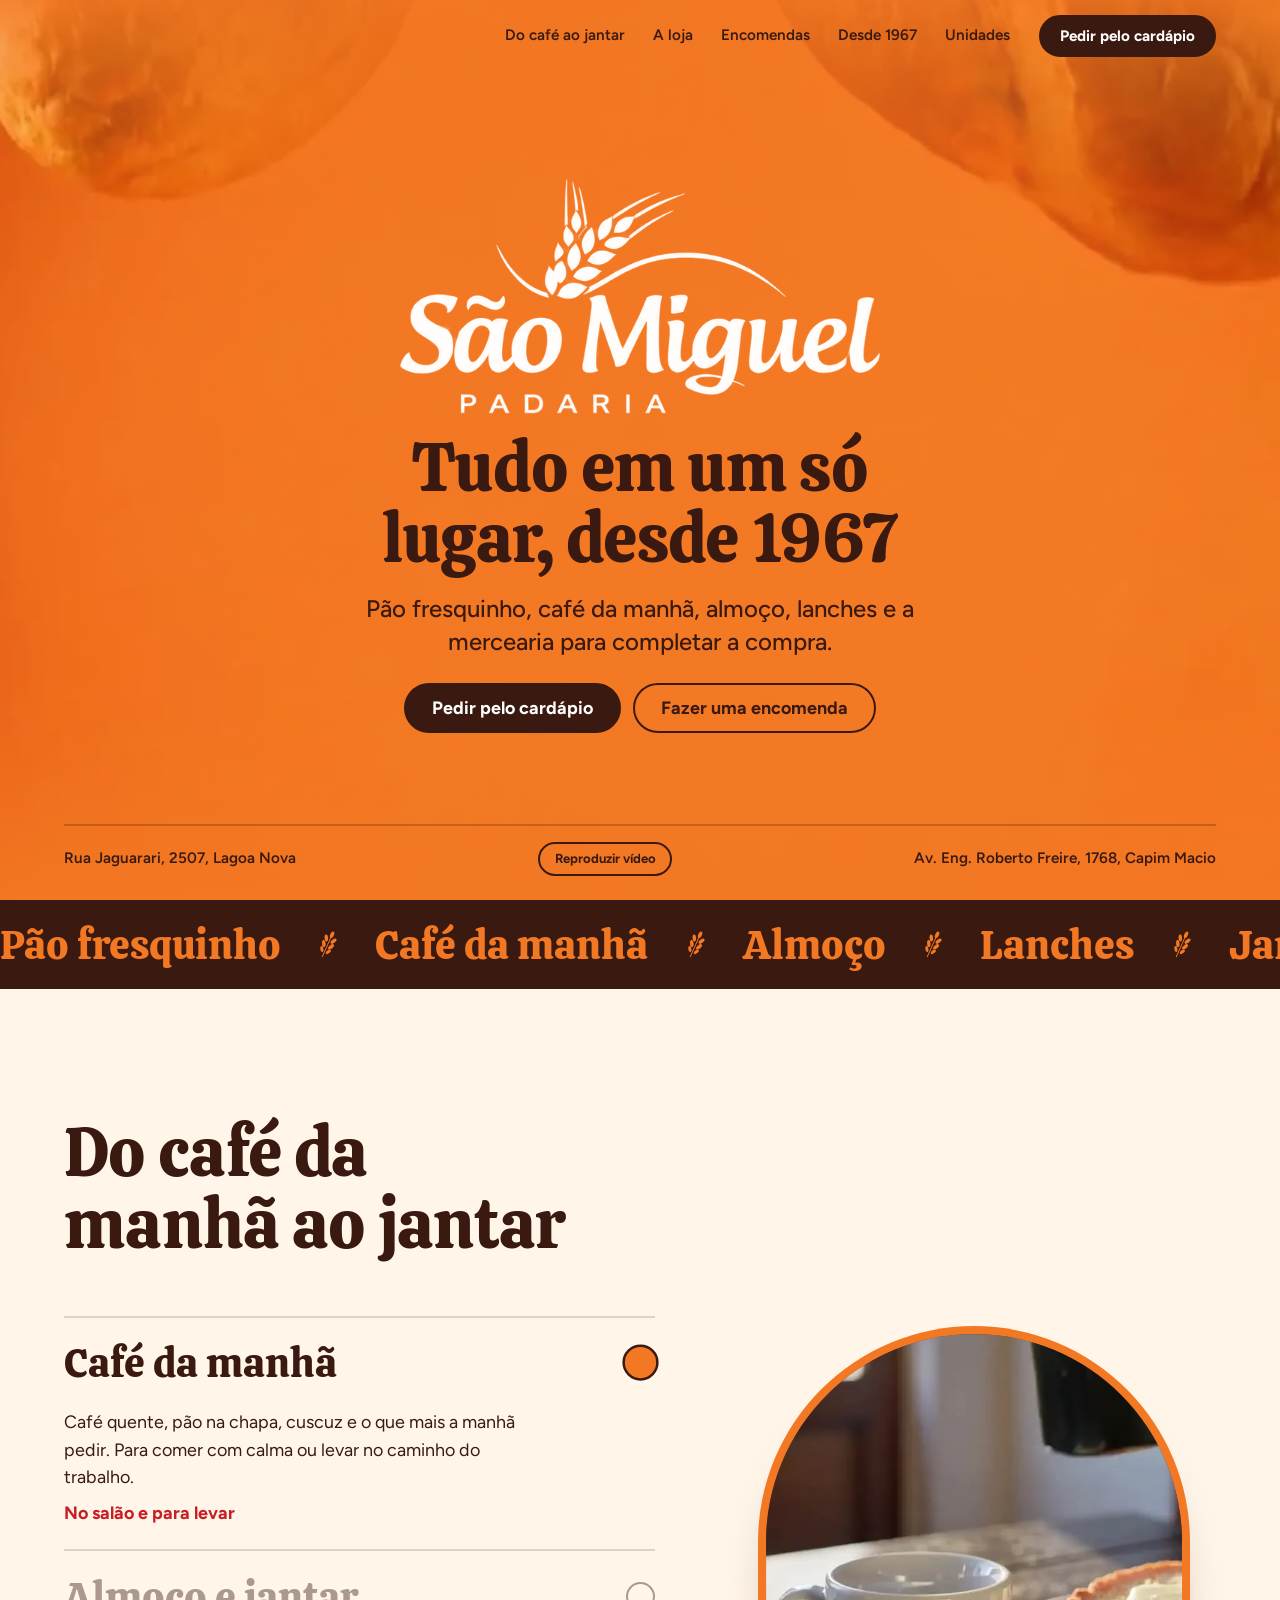
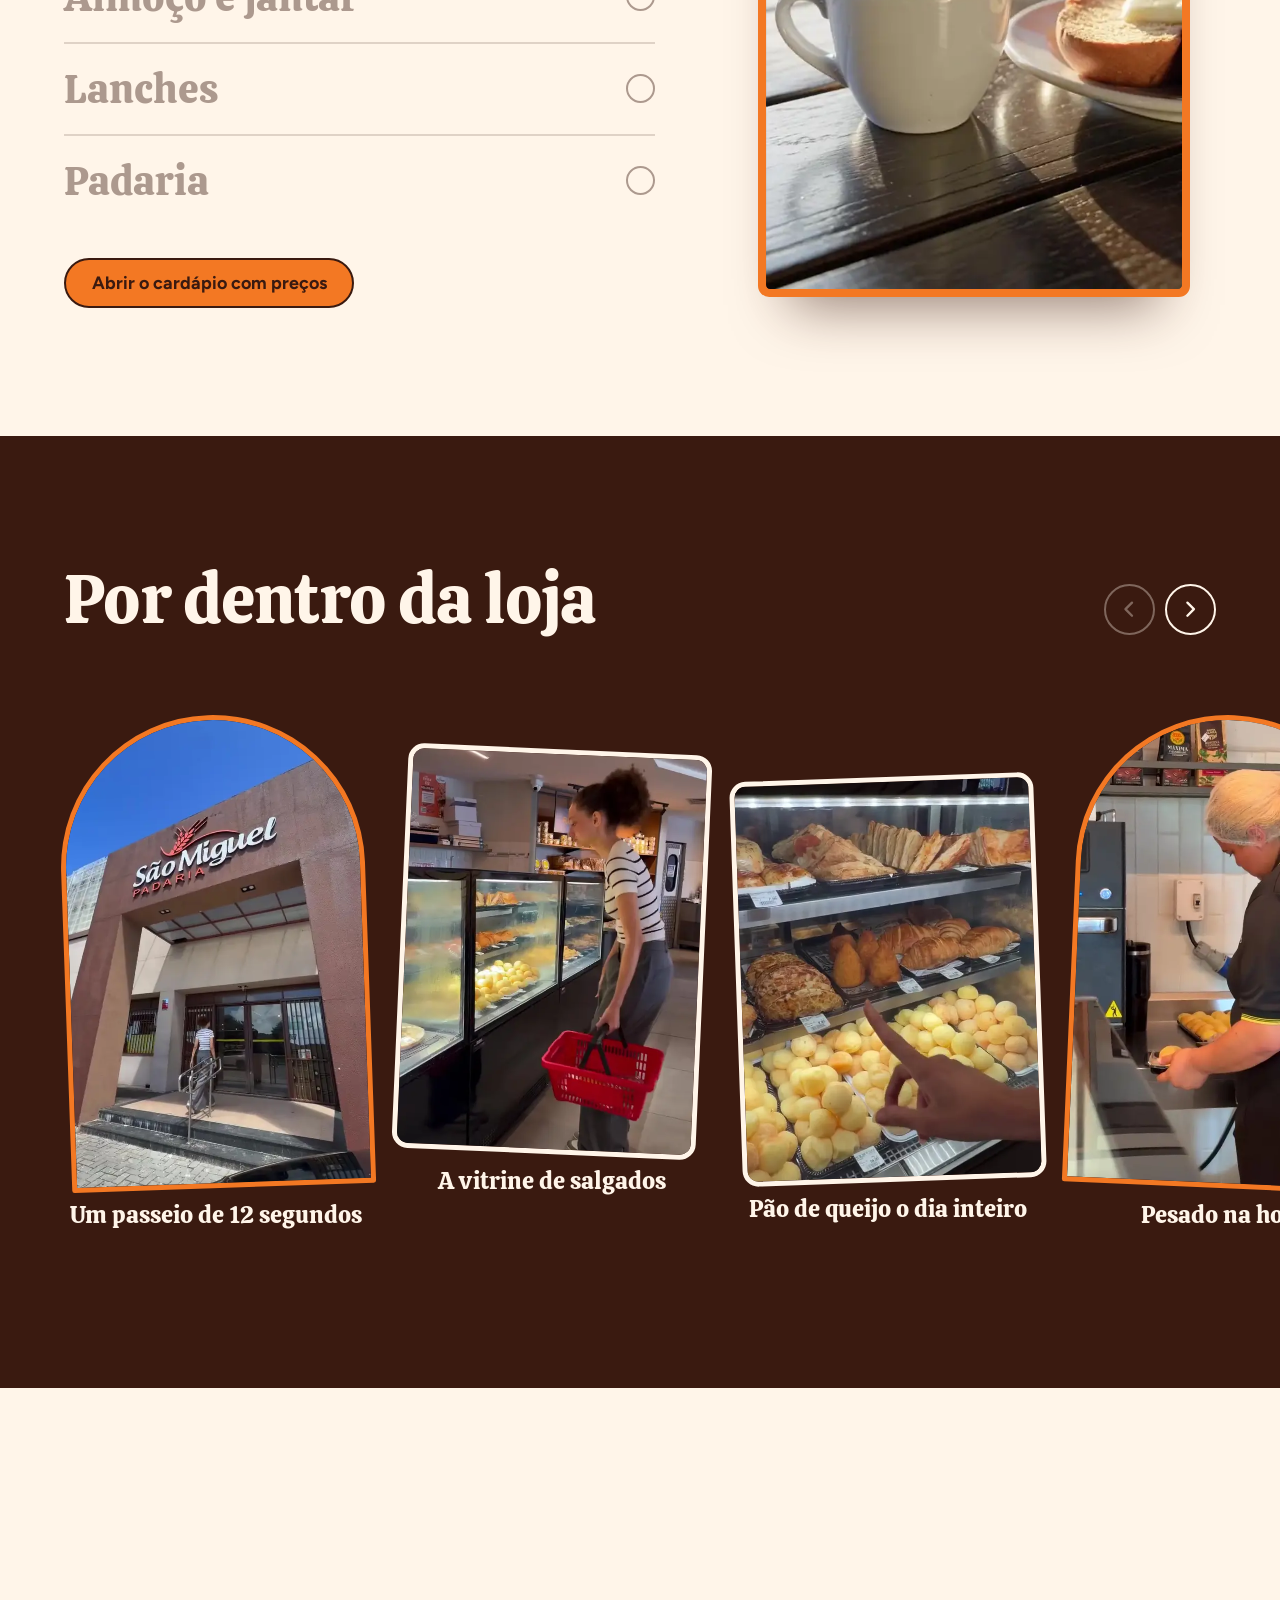
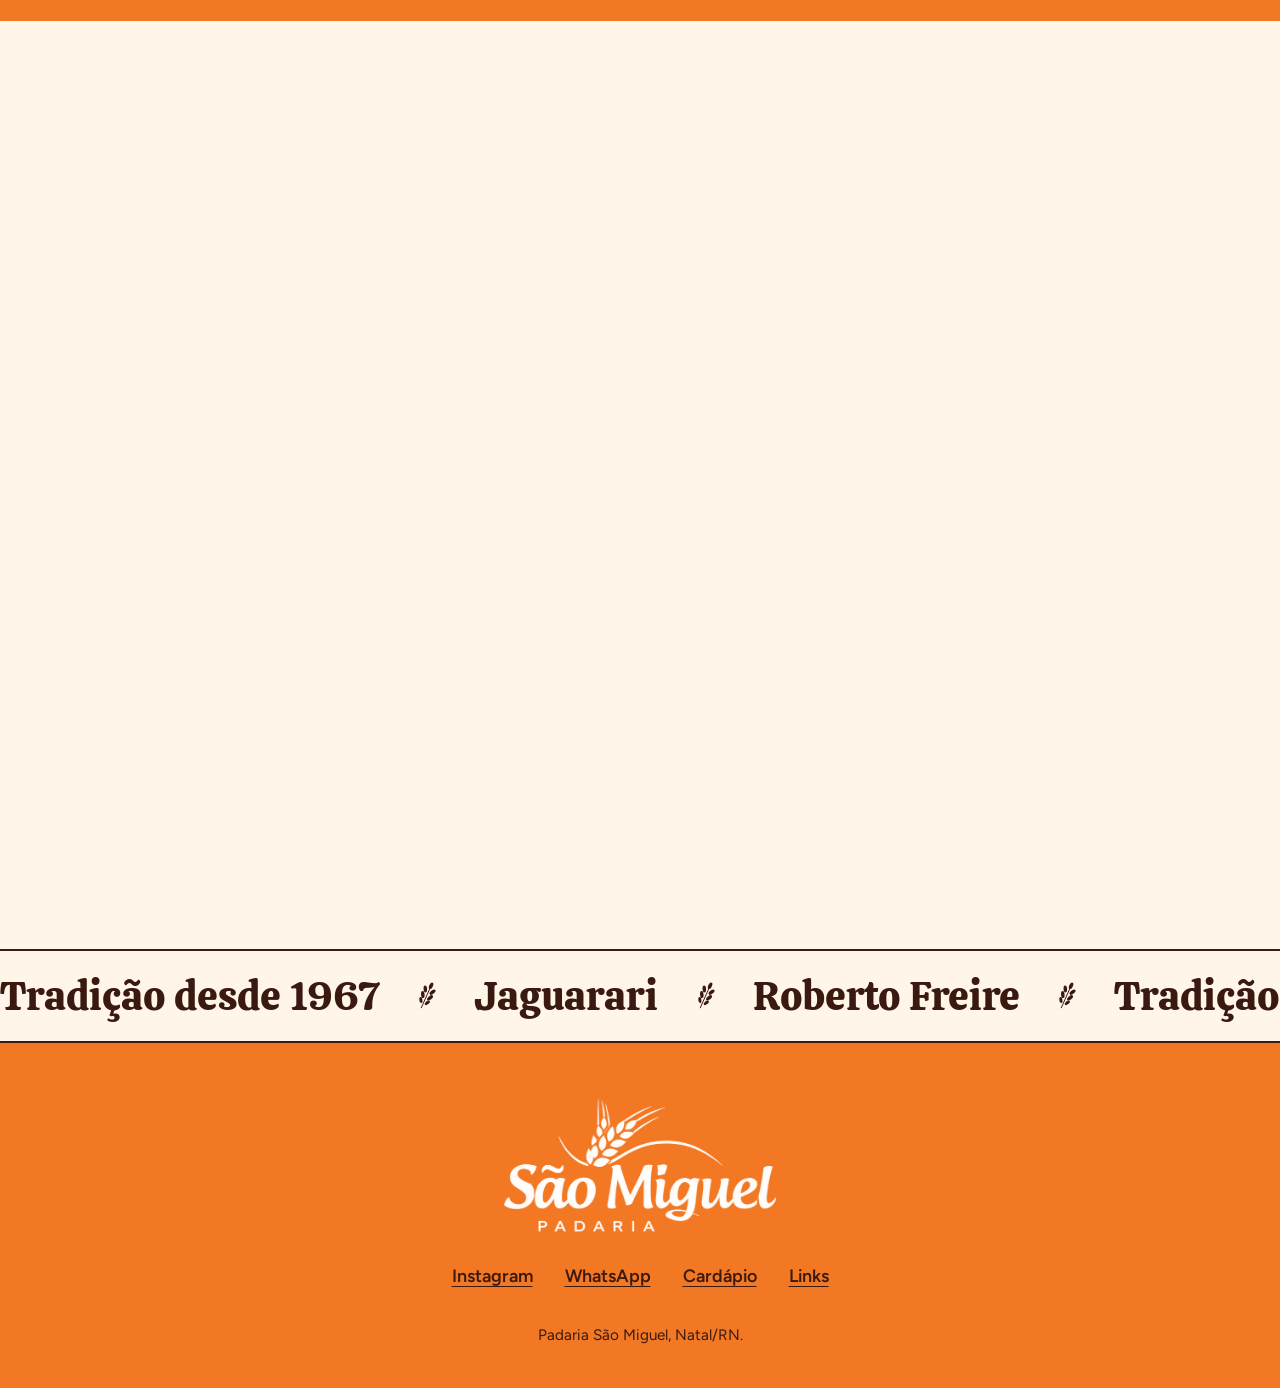
<file: index.html>
<!DOCTYPE html>
<html lang="pt-BR">
<head>
  <meta charset="UTF-8">
  <meta name="viewport" content="width=device-width, initial-scale=1">
  <title>Padaria São Miguel | Desde 1967 em Natal</title>
  <meta name="description" content="Padaria São Miguel, em Natal/RN desde 1967. Pão fresquinho, café da manhã, almoço, lanches e mercearia nas unidades Jaguarari e Roberto Freire.">
  <meta name="theme-color" content="#F37823">
  <meta property="og:title" content="Padaria São Miguel | Desde 1967 em Natal">
  <meta property="og:description" content="Tudo em um só lugar: pão fresquinho, café da manhã, almoço e lanches. Jaguarari e Capim Macio.">
  <meta property="og:image" content="assets/img/fachada.jpg">
  <link rel="icon" href="assets/img/icone.png">

  <link rel="preconnect" href="https://fonts.googleapis.com">
  <link rel="preconnect" href="https://fonts.gstatic.com" crossorigin>
  <link href="https://fonts.googleapis.com/css2?family=Calistoga&family=Figtree:ital,wght@0,400;0,500;0,600;0,700;1,400&display=swap" rel="stylesheet">
  <link rel="preload" as="image" href="assets/img/logo-branca.webp" fetchpriority="high">
  <link rel="stylesheet" href="css/style.css">
  <script>document.documentElement.classList.add('js');</script>
</head>
<body>

  <!-- Espiga da marca, reutilizada pelo site -->
  <svg width="0" height="0" class="sr-only" aria-hidden="true" focusable="false">
    <defs>
      <symbol id="espiga" viewBox="0 0 40 64">
        <g fill="currentColor">
          <ellipse cx="20" cy="8" rx="4.2" ry="8"/>
          <ellipse cx="11" cy="20" rx="4" ry="8" transform="rotate(-28 11 20)"/>
          <ellipse cx="29" cy="20" rx="4" ry="8" transform="rotate(28 29 20)"/>
          <ellipse cx="11" cy="34" rx="4" ry="8" transform="rotate(-28 11 34)"/>
          <ellipse cx="29" cy="34" rx="4" ry="8" transform="rotate(28 29 34)"/>
          <ellipse cx="12" cy="47" rx="3.6" ry="7" transform="rotate(-28 12 47)"/>
          <ellipse cx="28" cy="47" rx="3.6" ry="7" transform="rotate(28 28 47)"/>
        </g>
        <path d="M20 14V64" stroke="currentColor" stroke-width="2" fill="none"/>
      </symbol>
    </defs>
  </svg>

  <a class="pular" href="#conteudo">Pular para o conteúdo</a>

  <header class="topo" id="topo">
    <a class="topo__marca" href="#inicio" aria-label="Padaria São Miguel, início">
      <img src="assets/img/logo-branca.webp" alt="São Miguel Padaria" width="719" height="352">
    </a>
    <button class="topo__menu" type="button" aria-expanded="false" aria-controls="nav">
      <span class="sr-only">Abrir menu</span>
      <span class="topo__menu-linha" aria-hidden="true"></span>
      <span class="topo__menu-linha" aria-hidden="true"></span>
    </button>
    <nav class="nav" id="nav" aria-label="Seções do site">
      <a href="#mesa">Do café ao jantar</a>
      <a href="#loja">A loja</a>
      <a href="#encomenda">Encomendas</a>
      <a href="#historia">Desde 1967</a>
      <a href="#unidades">Unidades</a>
      <a class="botao botao--casca nav__pedir" href="https://estabelecimentos.cardapioweb.com/padaria_sao_miguel" target="_blank" rel="noopener">Pedir pelo cardápio</a>
    </nav>
    <span class="topo__progresso" aria-hidden="true"></span>
  </header>

  <main id="conteudo">

    <!-- ================= HERO ================= -->
    <section class="hero" id="inicio">
      <div class="hero__fundo" aria-hidden="true">
        <video class="hero__video" muted loop playsinline preload="auto"></video>
        <!-- Celular em pé recebe o vídeo vertical; o resto, o horizontal -->
        <script>
          (function () {
            var video = document.currentScript.previousElementSibling;
            var sufixo = window.matchMedia('(max-width: 48rem) and (orientation: portrait)').matches ? '-cel' : '';
            video.poster = 'assets/img/hero-poster' + sufixo + '.webp';
            video.src = 'assets/video/hero' + sufixo + '.mp4';
          })();
        </script>
      </div>

      <div class="hero__centro">
        <img class="hero__logo" src="assets/img/logo-branca.webp" alt="São Miguel Padaria" width="719" height="352" fetchpriority="high">
        <h1 class="hero__lema" data-palavras>Tudo em um só lugar, desde 1967</h1>
        <p class="hero__apoio">Pão fresquinho, café da manhã, almoço, lanches e a mercearia para completar a compra.</p>
        <div class="hero__acoes">
          <a class="botao botao--casca" href="https://estabelecimentos.cardapioweb.com/padaria_sao_miguel" target="_blank" rel="noopener">Pedir pelo cardápio</a>
          <a class="botao botao--linha" href="#encomenda">Fazer uma encomenda</a>
        </div>
      </div>

      <p class="hero__onde">
        <a href="#unidades">Rua Jaguarari, 2507, Lagoa Nova</a>
        <button class="hero__pausa" type="button" aria-pressed="false">Pausar vídeo</button>
        <a href="#unidades">Av. Eng. Roberto Freire, 1768, Capim Macio</a>
      </p>
    </section>

    <!-- Letreiro corrido -->
    <div class="letreiro" aria-hidden="true">
      <div class="letreiro__trilho" data-letreiro>
        <span>Pão fresquinho</span><svg><use href="#espiga"/></svg>
        <span>Café da manhã</span><svg><use href="#espiga"/></svg>
        <span>Almoço</span><svg><use href="#espiga"/></svg>
        <span>Lanches</span><svg><use href="#espiga"/></svg>
        <span>Jantar</span><svg><use href="#espiga"/></svg>
        <span>Mercearia</span><svg><use href="#espiga"/></svg>
      </div>
    </div>

    <!-- ================= DO CAFÉ AO JANTAR ================= -->
    <section class="mesa" id="mesa">
      <div class="largura">
        <h2 class="titulo" data-revela="titulo">Do café da manhã ao jantar</h2>

        <div class="mesa__grade">
          <div class="mesa__lista" id="mesa-lista">

            <div class="prato is-ativo" data-prato="0">
              <h3 class="prato__nome"><button type="button" aria-expanded="true" aria-controls="prato-0">Café da manhã</button></h3>
              <div class="prato__corpo" id="prato-0"><div>
                <p>Café quente, pão na chapa, cuscuz e o que mais a manhã pedir. Para comer com calma ou levar no caminho do trabalho.</p>
                <p class="prato__como">No salão e para levar</p>
              </div></div>
              <span class="prato__tempo" aria-hidden="true"></span>
            </div>

            <div class="prato" data-prato="1">
              <h3 class="prato__nome"><button type="button" aria-expanded="false" aria-controls="prato-1">Almoço e jantar</button></h3>
              <div class="prato__corpo" id="prato-1"><div>
                <p>Comida de casa, servida todo dia, e prato quente para fechar a noite. Pergunte na loja ou veja no cardápio o que tem hoje.</p>
                <p class="prato__como">No salão</p>
              </div></div>
              <span class="prato__tempo" aria-hidden="true"></span>
            </div>

            <div class="prato" data-prato="2">
              <h3 class="prato__nome"><button type="button" aria-expanded="false" aria-controls="prato-2">Lanches</button></h3>
              <div class="prato__corpo" id="prato-2"><div>
                <p>Pão de queijo saindo do forno, salgados e doces da vitrine para a fome do meio da tarde.</p>
                <p class="prato__como">No balcão e no cardápio online</p>
              </div></div>
              <span class="prato__tempo" aria-hidden="true"></span>
            </div>

            <div class="prato" data-prato="3">
              <h3 class="prato__nome"><button type="button" aria-expanded="false" aria-controls="prato-3">Padaria</button></h3>
              <div class="prato__corpo" id="prato-3"><div>
                <p>Pães, bolos de forma e biscoitos em pote, para a mesa de casa.</p>
                <p class="prato__como">No balcão e sob encomenda</p>
              </div></div>
              <span class="prato__tempo" aria-hidden="true"></span>
            </div>

            <a class="botao botao--laranja mesa__botao" href="https://estabelecimentos.cardapioweb.com/padaria_sao_miguel" target="_blank" rel="noopener">Abrir o cardápio com preços</a>
          </div>

          <div class="mesa__janela" id="mesa-janela" aria-hidden="true">
            <video class="mesa__midia is-ativa" muted loop playsinline preload="none" poster="assets/img/cafe-poster.webp"><source src="assets/video/cafe.mp4" type="video/mp4"></video>
            <video class="mesa__midia" muted loop playsinline preload="none" poster="assets/img/almoco-poster.webp"><source src="assets/video/almoco.mp4" type="video/mp4"></video>
            <video class="mesa__midia" muted loop playsinline preload="none" poster="assets/img/paodequeijo-poster.webp"><source src="assets/video/paodequeijo.mp4" type="video/mp4"></video>
            <img class="mesa__midia mesa__midia--foto" src="assets/img/bolos.webp" alt="" loading="lazy" width="720" height="1280">
          </div>
        </div>
      </div>
    </section>

    <!-- ================= A LOJA ================= -->
    <section class="loja" id="loja">
      <div class="largura loja__abre">
        <h2 class="titulo" data-revela="titulo">Por dentro da loja</h2>
        <div class="loja__setas">
          <button class="seta" type="button" id="loja-voltar" aria-label="Fotos anteriores"><svg viewBox="0 0 24 24" aria-hidden="true"><path d="M15 5l-7 7 7 7"/></svg></button>
          <button class="seta" type="button" id="loja-avancar" aria-label="Próximas fotos"><svg viewBox="0 0 24 24" aria-hidden="true"><path d="M9 5l7 7-7 7"/></svg></button>
        </div>
      </div>

      <ul class="loja__faixa" id="loja-faixa" tabindex="0" aria-label="Fotos da loja">
        <li class="cartao cartao--arco">
          <video class="cartao__midia" id="loja-video" muted loop playsinline preload="none" poster="assets/img/fachada.webp" aria-label="Vídeo curto de um passeio pela loja"><source src="assets/video/loja.mp4" type="video/mp4"></video>
          <p class="cartao__legenda">Um passeio de 12 segundos</p>
        </li>
        <li class="cartao"><img class="cartao__midia" src="assets/img/vitrine.webp" alt="Cliente com cesta olhando a vitrine de salgados" loading="lazy" width="720" height="1280"><p class="cartao__legenda">A vitrine de salgados</p></li>
        <li class="cartao cartao--baixo"><img class="cartao__midia" src="assets/img/paodequeijo.webp" alt="Bandejas de pão de queijo e folhados na vitrine" loading="lazy" width="720" height="1280"><p class="cartao__legenda">Pão de queijo o dia inteiro</p></li>
        <li class="cartao cartao--arco"><img class="cartao__midia" src="assets/img/balcao.webp" alt="Atendente pesando pães no balcão" loading="lazy" width="720" height="1280"><p class="cartao__legenda">Pesado na hora</p></li>
        <li class="cartao"><img class="cartao__midia" src="assets/img/geladeira.webp" alt="Geladeiras com sucos, iogurtes e refrigerantes" loading="lazy" width="720" height="1280"><p class="cartao__legenda">Bebida gelada</p></li>
        <li class="cartao cartao--baixo"><img class="cartao__midia" src="assets/img/bolos.webp" alt="Mesa com bolos de forma embalados" loading="lazy" width="720" height="1280"><p class="cartao__legenda">A mesa dos bolos</p></li>
        <li class="cartao cartao--arco"><img class="cartao__midia" src="assets/img/biscoitos.webp" alt="Potes de biscoito empilhados na prateleira de madeira" loading="lazy" width="720" height="1280"><p class="cartao__legenda">Biscoitos em pote</p></li>
        <li class="cartao"><img class="cartao__midia" src="assets/img/corredor.webp" alt="Corredor da mercearia com prateleiras e geladeiras" loading="lazy" width="720" height="1280"><p class="cartao__legenda">A mercearia</p></li>
      </ul>
    </section>

    <!-- ================= ENCOMENDAS ================= -->
    <section class="encomenda" id="encomenda">
      <div class="largura encomenda__grade">
        <div class="encomenda__texto">
          <h2 class="titulo" data-revela="titulo">Encomende pelo WhatsApp</h2>
          <p data-revela>Escreva o que você precisa e a mensagem chega pronta no WhatsApp de encomendas. A equipe confirma valores, horário e forma de pagamento por lá.</p>
          <p data-revela>Para pedir agora, use o cardápio online. É por lá que sai mais barato.</p>
          <a class="botao botao--linha" href="https://estabelecimentos.cardapioweb.com/padaria_sao_miguel" target="_blank" rel="noopener">Pedir pelo cardápio</a>

          <div class="encomenda__cesto" aria-hidden="true">
            <img class="encomenda__pao" src="assets/img/bio/pao.webp" alt="" loading="lazy" width="320" height="250" data-paralaxe="-0.18">
            <img src="assets/img/bio/cesto.webp" alt="" loading="lazy" width="720" height="611" data-paralaxe="0.06">
          </div>
        </div>

        <form class="form" id="form-pedido" novalidate data-revela="cartao">
          <div class="campo">
            <label for="p-nome">Seu nome</label>
            <input id="p-nome" name="nome" type="text" autocomplete="given-name" required>
            <p class="campo__erro" id="erro-nome" hidden>Informe seu nome para a equipe saber quem está pedindo.</p>
          </div>
          <div class="campo">
            <label for="p-itens">O que você quer encomendar</label>
            <textarea id="p-itens" name="itens" rows="4" placeholder="Ex.: 30 pães de queijo, 2 bolos de forma" required></textarea>
            <p class="campo__erro" id="erro-itens" hidden>Escreva pelo menos um item da encomenda.</p>
          </div>
          <fieldset class="campo campo--opcoes">
            <legend>Onde você quer retirar</legend>
            <label class="opcao"><input type="radio" name="unidade" value="Unidade Jaguarari" checked><span>Jaguarari</span></label>
            <label class="opcao"><input type="radio" name="unidade" value="Unidade Roberto Freire"><span>Roberto Freire</span></label>
          </fieldset>
          <div class="campo">
            <label for="p-quando">Para quando <span class="campo__opcional">(opcional)</span></label>
            <input id="p-quando" name="quando" type="text" placeholder="Ex.: sábado de manhã">
          </div>
          <button class="botao botao--laranja form__enviar" type="submit">Enviar encomenda pelo WhatsApp</button>
          <p class="form__nota">Nada fica salvo neste site. O botão abre o WhatsApp com a mensagem já escrita.</p>
        </form>
      </div>
    </section>

    <!-- ================= HISTÓRIA ================= -->
    <section class="historia" id="historia">
      <svg class="historia__espiga" aria-hidden="true" data-paralaxe="0.14"><use href="#espiga"/></svg>
      <div class="largura historia__grade">
        <div class="historia__texto">
          <p class="historia__ano" aria-hidden="true" data-conta="1967" data-de="1900">1967</p>
          <h2 class="titulo" data-revela="titulo">Uma família do sertão, uma padaria de Natal</h2>
          <p data-revela>A história começa em Santana do Matos, com Raimundo Miguel Ferreira e Maria de Araújo Ferreira. Ele vendia nos distritos o que a família produzia no sítio, até virar dono de uma padaria no centro da cidade.</p>
          <p data-revela>De lá a São Miguel veio para a capital e ficou. A casa continua com a família, e muita gente que hoje compra o pão aqui vinha pela mão dos pais.</p>
          <p class="historia__conta" data-revela><span class="historia__anos" id="anos-forno" data-conta="59" data-de="0">59</span> anos de forno aceso</p>
        </div>
        <div class="historia__fotos">
          <img class="historia__foto historia__foto--a" data-revela="foto" data-paralaxe="-0.05" src="assets/img/fachada.webp" alt="Fachada da Padaria São Miguel, com o letreiro sobre a entrada" loading="lazy" width="720" height="1280">
          <img class="historia__foto historia__foto--b" data-revela="foto" data-paralaxe="0.08" src="assets/img/letreiro.webp" alt="Totem da São Miguel Padaria na avenida" loading="lazy" width="720" height="1280">
          <img class="historia__foto historia__foto--c" data-revela="foto" data-paralaxe="0.03" src="assets/img/biscoitos.webp" alt="Potes de biscoito na prateleira" loading="lazy" width="720" height="1280">
        </div>
      </div>
    </section>

    <!-- ================= UNIDADES ================= -->
    <section class="unidades" id="unidades">
      <div class="largura">
        <h2 class="titulo" data-revela="titulo">Duas portas em Natal</h2>

        <div class="unidades__grade">
          <div class="unidades__lista">
            <button class="unidade is-ativa" type="button" aria-pressed="true" aria-controls="mapa"
              data-mapa="https://www.google.com/maps?q=Padaria+S%C3%A3o+Miguel+Rua+Jaguarari+2507+Lagoa+Nova+Natal+RN&output=embed"
              data-titulo="Mapa: Padaria São Miguel, Rua Jaguarari, 2507, Lagoa Nova">
              <span class="unidade__nome">Jaguarari</span>
              <span class="unidade__endereco">Rua Jaguarari, 2507<br>Lagoa Nova, Natal/RN</span>
            </button>
            <a class="unidade__rota" href="https://www.google.com/maps/dir/?api=1&destination=Padaria+S%C3%A3o+Miguel+Rua+Jaguarari+2507+Natal+RN" target="_blank" rel="noopener">Traçar rota até a Jaguarari</a>

            <button class="unidade" type="button" aria-pressed="false" aria-controls="mapa"
              data-mapa="https://www.google.com/maps?q=Padaria+S%C3%A3o+Miguel+Av.+Engenheiro+Roberto+Freire+1768+Capim+Macio+Natal+RN&output=embed"
              data-titulo="Mapa: Padaria São Miguel, Av. Engenheiro Roberto Freire, 1768, Capim Macio">
              <span class="unidade__nome">Roberto Freire</span>
              <span class="unidade__endereco">Av. Engenheiro Roberto Freire, 1768<br>Capim Macio, Natal/RN</span>
            </button>
            <a class="unidade__rota" href="https://www.google.com/maps/dir/?api=1&destination=Padaria+S%C3%A3o+Miguel+Av.+Engenheiro+Roberto+Freire+1768+Natal+RN" target="_blank" rel="noopener">Traçar rota até a Roberto Freire</a>

            <p class="unidades__contato">
              Encomendas pelo WhatsApp <a href="https://wa.me/5584994815161" target="_blank" rel="noopener">(84) 99481-5161</a>.
              Os horários de cada unidade ficam nos destaques do <a href="https://www.instagram.com/saomiguelpadaria/" target="_blank" rel="noopener">Instagram</a>.
            </p>
          </div>

          <div class="unidades__mapa" id="mapa" data-revela="cartao">
            <iframe id="mapa-quadro" title="Mapa: Padaria São Miguel, Rua Jaguarari, 2507, Lagoa Nova" referrerpolicy="no-referrer-when-downgrade"
              data-src="https://www.google.com/maps?q=Padaria+S%C3%A3o+Miguel+Rua+Jaguarari+2507+Lagoa+Nova+Natal+RN&output=embed"></iframe>
          </div>
        </div>
      </div>
    </section>
  </main>

  <div class="letreiro letreiro--claro" aria-hidden="true">
    <div class="letreiro__trilho letreiro__trilho--volta" data-letreiro>
      <span>Tradição desde 1967</span><svg><use href="#espiga"/></svg>
      <span>Jaguarari</span><svg><use href="#espiga"/></svg>
      <span>Roberto Freire</span><svg><use href="#espiga"/></svg>
    </div>
  </div>

  <footer class="rodape">
    <div class="largura rodape__grade">
      <img class="rodape__logo" src="assets/img/logo-branca.webp" alt="São Miguel Padaria" loading="lazy" width="719" height="352">
      <ul class="rodape__links">
        <li><a href="https://www.instagram.com/saomiguelpadaria/" target="_blank" rel="noopener">Instagram</a></li>
        <li><a href="https://wa.me/5584994815161" target="_blank" rel="noopener">WhatsApp</a></li>
        <li><a href="https://estabelecimentos.cardapioweb.com/padaria_sao_miguel" target="_blank" rel="noopener">Cardápio</a></li>
        <li><a href="bio/">Links</a></li>
      </ul>
      <p class="rodape__fim">Padaria São Miguel, Natal/RN.</p>
    </div>
  </footer>

  <script src="js/main.js" defer></script>
</body>
</html>
</file>
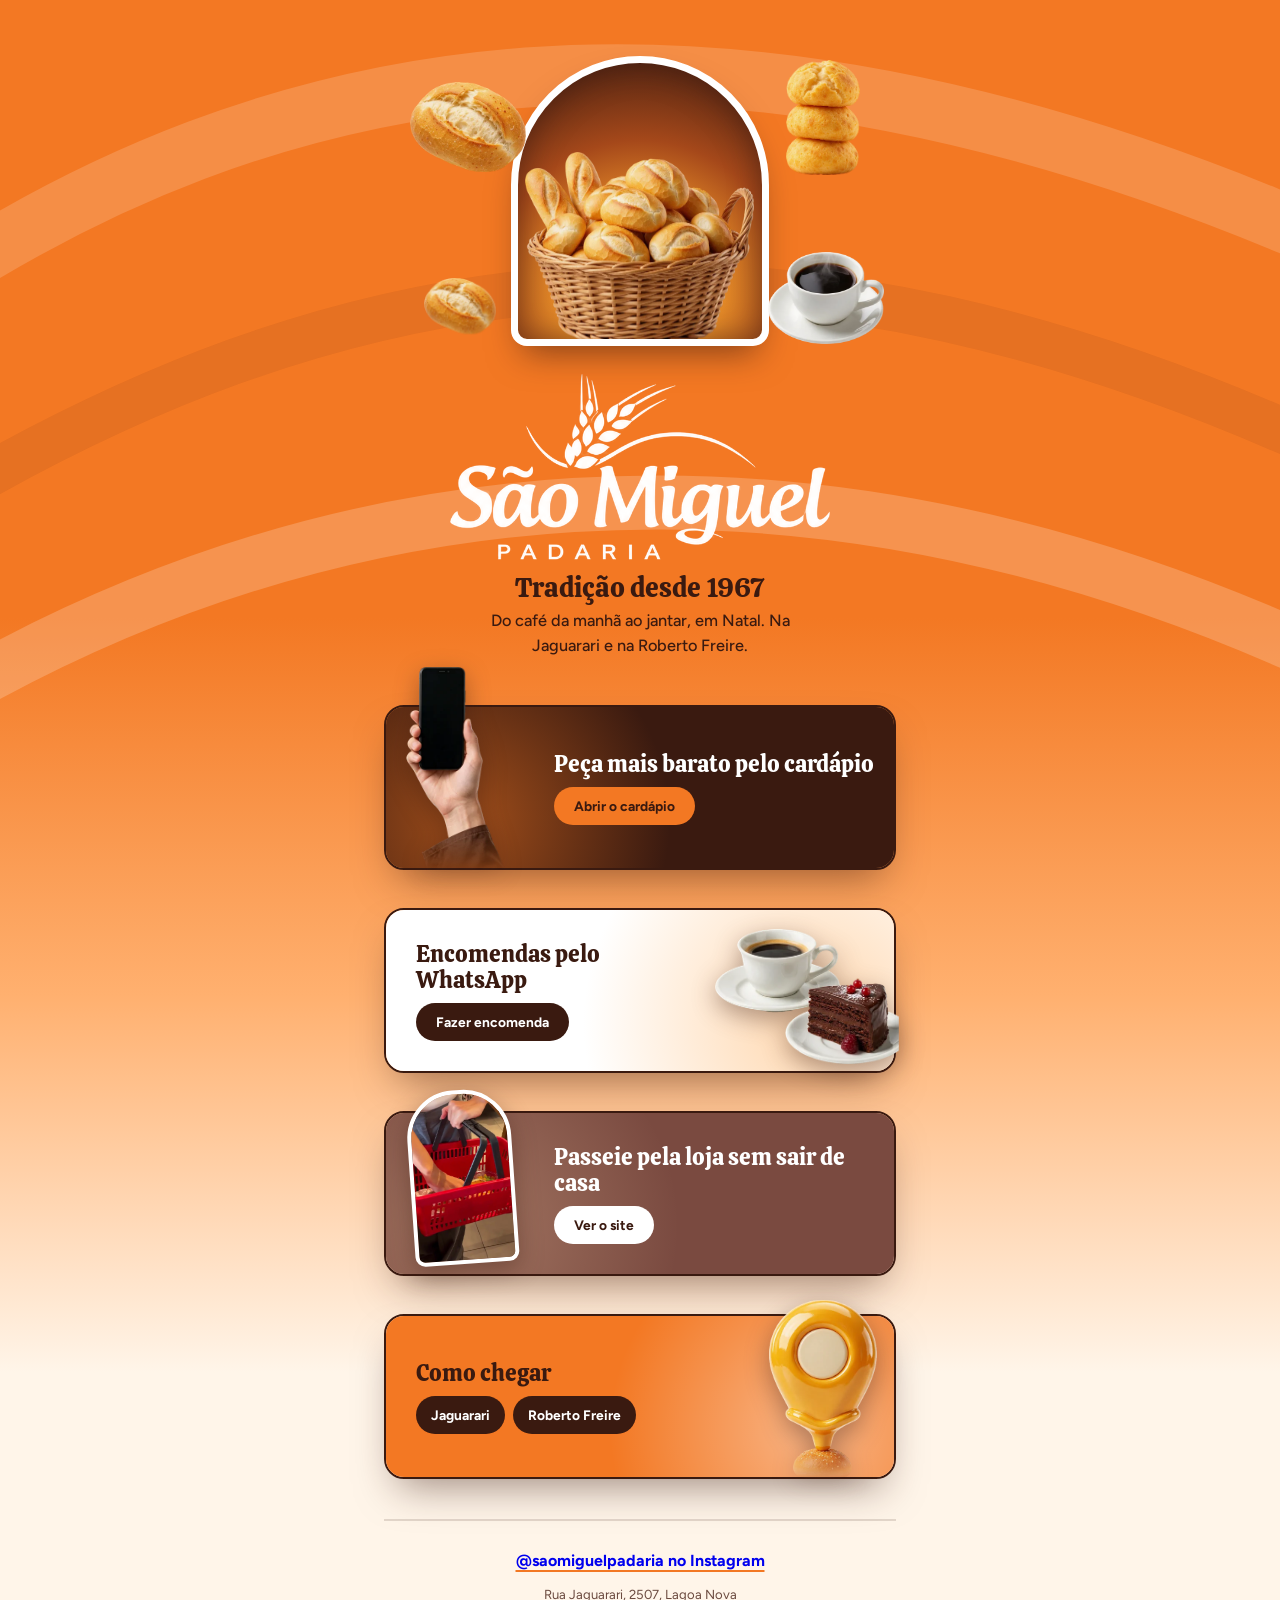
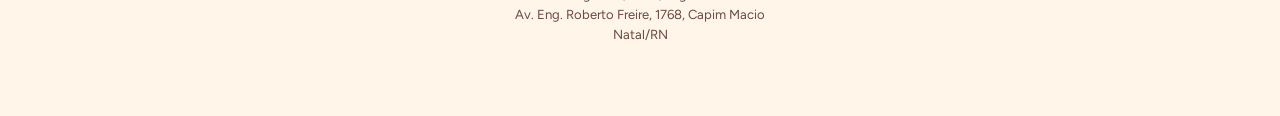
<file: bio/index.html>
<!DOCTYPE html>
<html lang="pt-BR">
<head>
  <meta charset="UTF-8">
  <meta name="viewport" content="width=device-width, initial-scale=1">
  <title>Padaria São Miguel | Links</title>
  <meta name="description" content="Padaria São Miguel, em Natal desde 1967. Peça pelo cardápio, encomende pelo WhatsApp e veja como chegar nas unidades Jaguarari e Roberto Freire.">
  <meta name="theme-color" content="#F37823">
  <meta property="og:title" content="Padaria São Miguel | Desde 1967 em Natal">
  <meta property="og:description" content="Do café da manhã ao jantar. Cardápio, encomendas e como chegar.">
  <meta property="og:image" content="../assets/img/fachada.jpg">
  <meta property="og:type" content="website">
  <link rel="icon" href="../assets/img/icone.png">

  <link rel="preconnect" href="https://fonts.googleapis.com">
  <link rel="preconnect" href="https://fonts.gstatic.com" crossorigin>
  <link href="https://fonts.googleapis.com/css2?family=Calistoga&family=Figtree:wght@400;500;600;700&display=swap" rel="stylesheet">

  <link rel="preload" as="image" href="../assets/img/bio/cesto.webp" fetchpriority="high">
  <link rel="preload" as="image" href="../assets/img/logo-branca.webp" fetchpriority="high">
  <link rel="preload" as="image" href="../assets/img/bio/pao.webp">
  <link rel="preload" as="image" href="../assets/img/bio/paodequeijo.webp">

  <link rel="stylesheet" href="style.css">
</head>
<body>

  <!-- Os arcos da logo, repetidos no fundo -->
  <div class="fundo-arcos" aria-hidden="true">
    <svg viewBox="0 0 1440 900" fill="none" preserveAspectRatio="none">
      <path d="M-100 300 C 300 60, 800 -40, 1540 260" stroke="rgba(255, 255, 255, 0.16)" stroke-width="60"/>
      <path d="M-100 520 C 380 260, 860 180, 1540 470" stroke="rgba(58, 26, 16, 0.07)" stroke-width="46"/>
      <path d="M-100 720 C 340 480, 900 400, 1540 680" stroke="rgba(255, 255, 255, 0.2)" stroke-width="54"/>
    </svg>
  </div>

  <main class="bio">

    <header class="bio-topo">
      <div class="forno">
        <div class="forno__arco"><img class="forno__cesto" src="../assets/img/bio/cesto.webp" alt="Cesto de pães" width="600" height="509" fetchpriority="high" decoding="async"></div>
        <div class="flutua flutua--pao" aria-hidden="true"><img src="../assets/img/bio/pao.webp" alt="" width="300" height="234" decoding="async"></div>
        <div class="flutua flutua--queijo" aria-hidden="true"><img src="../assets/img/bio/paodequeijo.webp" alt="" width="360" height="558" decoding="async"></div>
        <div class="flutua flutua--xicara" aria-hidden="true"><img src="../assets/img/bio/xicara.webp" alt="" width="360" height="286" decoding="async"></div>
        <div class="flutua flutua--pao2" aria-hidden="true"><img src="../assets/img/bio/pao.webp" alt="" width="300" height="234" decoding="async"></div>
      </div>
      <h1 class="marca"><img src="../assets/img/logo-branca.webp" alt="São Miguel Padaria" width="719" height="352" fetchpriority="high" decoding="async"></h1>

      <div class="boas-vindas">
        <p class="boas-vindas__lema">Tradição desde 1967</p>
        <p class="boas-vindas__texto">Do café da manhã ao jantar, em Natal. Na Jaguarari e na Roberto Freire.</p>
      </div>
    </header>

    <nav class="links" aria-label="Links da Padaria São Miguel">

      <a class="faixa faixa--cardapio" href="https://estabelecimentos.cardapioweb.com/padaria_sao_miguel" target="_blank" rel="noopener noreferrer">
        <div class="faixa__fundo"></div>
        <div class="faixa__foto faixa__foto--esq"><img src="../assets/img/bio/celular.webp" alt="" width="236" height="480" decoding="async"></div>
        <div class="faixa__conteudo faixa__conteudo--dir">
          <span class="faixa__titulo">Peça mais barato pelo cardápio</span>
          <span class="faixa__botao">Abrir o cardápio</span>
        </div>
      </a>

      <a class="faixa faixa--whatsapp" href="https://wa.me/5584994815161?text=Ol%C3%A1!%20Quero%20fazer%20uma%20encomenda%20na%20Padaria%20S%C3%A3o%20Miguel." target="_blank" rel="noopener noreferrer">
        <div class="faixa__fundo"></div>
        <div class="faixa__foto faixa__foto--dir faixa__foto--larga"><img src="../assets/img/bio/cafe.webp" alt="" width="480" height="352" loading="lazy" decoding="async"></div>
        <div class="faixa__conteudo faixa__conteudo--esq">
          <span class="faixa__titulo">Encomendas pelo WhatsApp</span>
          <span class="faixa__botao">Fazer encomenda</span>
        </div>
      </a>

      <a class="faixa faixa--site" href="../">
        <div class="faixa__fundo"></div>
        <div class="faixa__foto faixa__foto--esq faixa__foto--janela"><img src="../assets/img/cesta.webp" alt="" width="720" height="1280" loading="lazy" decoding="async"></div>
        <div class="faixa__conteudo faixa__conteudo--dir">
          <span class="faixa__titulo">Passeie pela loja sem sair de casa</span>
          <span class="faixa__botao">Ver o site</span>
        </div>
      </a>

      <div class="faixa faixa--mapa">
        <div class="faixa__fundo"></div>
        <div class="faixa__foto faixa__foto--dir"><img src="../assets/img/bio/pino.webp" alt="" width="288" height="480" loading="lazy" decoding="async"></div>
        <div class="faixa__conteudo faixa__conteudo--esq">
          <span class="faixa__titulo">Como chegar</span>
          <span class="faixa__dupla">
            <a class="faixa__botao" href="https://www.google.com/maps/search/?api=1&query=Padaria+S%C3%A3o+Miguel+Rua+Jaguarari+2507+Natal+RN" target="_blank" rel="noopener noreferrer">Jaguarari</a>
            <a class="faixa__botao" href="https://www.google.com/maps/search/?api=1&query=Padaria+S%C3%A3o+Miguel+Av.+Engenheiro+Roberto+Freire+1768+Natal+RN" target="_blank" rel="noopener noreferrer">Roberto Freire</a>
          </span>
        </div>
      </div>

    </nav>

    <footer class="bio-rodape">
      <a class="bio-rodape__insta" href="https://www.instagram.com/saomiguelpadaria/" target="_blank" rel="noopener noreferrer">@saomiguelpadaria no Instagram</a>
      <p class="bio-rodape__fim">Rua Jaguarari, 2507, Lagoa Nova<br>Av. Eng. Roberto Freire, 1768, Capim Macio<br>Natal/RN</p>
    </footer>

  </main>
</body>
</html>
</file>
<file: css/style.css>
/* =========================================================
   Padaria São Miguel
   Paleta tirada da marca e da loja: o laranja do letreiro,
   o marrom da fachada, o vermelho da cesta de compras.
   Regra da casa: sobre o laranja, o branco é só da marca;
   o texto vai em marrom.
   ========================================================= */

:root {
  --laranja: #f37823;      /* fundo da logo */
  --casca: #3a1a10;        /* texto, casca de pão bem assada */
  --fachada: #7a4a40;      /* pórtico da entrada */
  --cesta: #c81e25;        /* cesta vermelha */
  --trigo: #ffd7ae;
  --creme: #fff5e9;
  --branco: #ffffff;

  --fonte-marca: "Calistoga", "Cooper Black", Georgia, serif;
  --fonte-texto: "Figtree", "Segoe UI", system-ui, sans-serif;

  --passo--1: clamp(0.86rem, 0.83rem + 0.15vw, 0.95rem);
  --passo-0: clamp(1rem, 0.96rem + 0.2vw, 1.125rem);
  --passo-1: clamp(1.2rem, 1.08rem + 0.55vw, 1.5rem);
  --passo-2: clamp(1.65rem, 1.3rem + 1.6vw, 2.6rem);
  --passo-3: clamp(2.2rem, 1.4rem + 3.6vw, 4.4rem);
  --passo-4: clamp(4.5rem, 1.5rem + 13vw, 13rem);

  --margem: clamp(1.25rem, 5vw, 4.5rem);
  --secao: clamp(4.5rem, 10vw, 9rem);
  --topo-h: 4.5rem;
  --mola: cubic-bezier(0.16, 1, 0.3, 1);
}

*, *::before, *::after { box-sizing: border-box; }

html { scroll-behavior: smooth; scroll-padding-top: var(--topo-h); -webkit-text-size-adjust: 100%; }

body {
  margin: 0;
  background: var(--creme);
  color: var(--casca);
  font-family: var(--fonte-texto);
  font-size: var(--passo-0);
  line-height: 1.55;
  -webkit-font-smoothing: antialiased;
  overflow-x: hidden;
}

img, video, svg, iframe { display: block; max-width: 100%; }
img { height: auto; }
h1, h2, h3, p, ul, figure, fieldset { margin: 0; padding: 0; }
ul { list-style: none; }
fieldset { border: 0; min-width: 0; }
a { color: inherit; }
button { font: inherit; color: inherit; }

:focus-visible { outline: 3px solid var(--casca); outline-offset: 3px; border-radius: 4px; }

.sr-only {
  position: absolute; width: 1px; height: 1px; overflow: hidden;
  clip: rect(0 0 0 0); white-space: nowrap;
}

.pular {
  position: fixed; left: 1rem; top: -4rem; z-index: 100;
  background: var(--casca); color: var(--branco);
  padding: 0.7rem 1rem; border-radius: 999px; font-weight: 600;
}
.pular:focus { top: 1rem; }

.largura { width: min(100% - 2 * var(--margem), 78rem); margin-inline: auto; }

.titulo {
  font-family: var(--fonte-marca);
  font-weight: 400;
  font-size: var(--passo-3);
  line-height: 1.04;
  letter-spacing: -0.01em;
  max-width: 15ch;
  text-wrap: balance;
}

/* ---------- Botões: a cor sobe de baixo, como massa crescendo ---------- */
.botao {
  position: relative; isolation: isolate; overflow: hidden;
  display: inline-flex; align-items: center; justify-content: center;
  min-height: 3.1rem; padding: 0.7rem 1.6rem;
  border-radius: 999px; border: 2px solid var(--casca);
  font: 700 var(--passo-0)/1.2 var(--fonte-texto);
  text-decoration: none; text-align: center; cursor: pointer;
  transition: color 0.35s, transform 0.2s;
}
.botao::before {
  content: ""; position: absolute; inset: -1px; z-index: -1;
  border-radius: inherit; transform: translateY(102%);
  transition: transform 0.45s var(--mola);
}
.botao:hover::before, .botao:focus-visible::before { transform: none; }
.botao:active { transform: scale(0.97); }
.botao--casca { background: var(--casca); color: var(--branco); }
.botao--casca::before { background: var(--branco); }
.botao--casca:hover, .botao--casca:focus-visible { color: var(--casca); }
.botao--laranja { background: var(--laranja); color: var(--casca); }
.botao--laranja::before { background: var(--casca); }
.botao--laranja:hover, .botao--laranja:focus-visible { color: var(--branco); }
.botao--linha { color: var(--casca); }
.botao--linha::before { background: var(--casca); }
.botao--linha:hover, .botao--linha:focus-visible { color: var(--branco); }

/* =========================================================
   Movimento de entrada (só com JS; sem JS tudo já está visível)
   ========================================================= */
.js [data-revela] { opacity: 0; transform: translateY(1.6rem); transition: opacity 0.8s ease, transform 1s var(--mola); transition-delay: var(--atraso, 0s); }
.js [data-revela].is-visto { opacity: 1; transform: none; }

/* Títulos sobem por trás de uma máscara (o JS embrulha o texto em .titulo__dentro) */
.js [data-revela="titulo"] { opacity: 1; transform: none; overflow: hidden; padding-bottom: 0.16em; margin-bottom: -0.16em; }
.titulo__dentro { display: block; }
.js [data-revela="titulo"] .titulo__dentro { transform: translateY(108%) rotate(2deg); transform-origin: left top; transition: transform 1.1s var(--mola); }
.js [data-revela="titulo"].is-visto .titulo__dentro { transform: none; }

.js [data-revela="cartao"] { transform: translateY(2.5rem) rotate(1.5deg); }
.js [data-revela="foto"] { transform: translateY(3rem) scale(0.9) rotate(-3deg); transition-duration: 0.9s, 1.3s; }
.js [data-revela="cartao"].is-visto, .js [data-revela="foto"].is-visto { transform: none; }

/* =========================================================
   Topo: some ao descer, volta ao subir
   ========================================================= */
.topo {
  position: fixed; inset: 0 0 auto 0; z-index: 50;
  height: var(--topo-h);
  display: flex; align-items: center; justify-content: space-between; gap: 1.5rem;
  padding-inline: var(--margem);
  transition: background-color 0.35s, box-shadow 0.35s, transform 0.45s var(--mola);
}
.topo.is-solido { background: var(--laranja); box-shadow: 0 1px 0 rgba(58, 26, 16, 0.18); }
.topo.is-escondido:not(.is-aberto) { transform: translateY(-100%); }

.topo__marca { display: block; height: 2.7rem; opacity: 0; transition: opacity 0.35s; }
.topo.is-solido .topo__marca { opacity: 1; }
.topo__marca img { height: 100%; width: auto; }

.topo__progresso { position: absolute; left: 0; bottom: 0; width: 100%; height: 3px; background: var(--casca); transform: scaleX(var(--lido, 0)); transform-origin: left; opacity: 0; }
.topo.is-solido .topo__progresso { opacity: 1; }

.nav { display: flex; align-items: center; gap: clamp(1rem, 2.2vw, 2.2rem); }
.nav a:not(.botao) {
  position: relative; font-size: var(--passo--1); font-weight: 600; text-decoration: none; color: var(--casca);
  padding-block: 0.5rem;
}
.nav a:not(.botao)::after { content: ""; position: absolute; left: 0; right: 0; bottom: 0.2rem; height: 2px; background: currentColor; transform: scaleX(0); transform-origin: right; transition: transform 0.35s var(--mola); }
.nav a:not(.botao):hover::after { transform: scaleX(1); transform-origin: left; }
.nav__pedir { min-height: 2.6rem; padding: 0.4rem 1.2rem; font-size: var(--passo--1); }

.topo__menu {
  display: none; width: 3rem; height: 3rem; padding: 0; border: 0; background: none; cursor: pointer;
  flex-direction: column; justify-content: center; align-items: center; gap: 0.45rem;
}
.topo__menu-linha { width: 1.7rem; height: 2.5px; border-radius: 2px; background: var(--casca); transition: transform 0.25s; }

@media (max-width: 62rem) {
  .topo__menu { display: flex; }
  .topo__marca { opacity: 1; }
  .nav {
    position: fixed; inset: var(--topo-h) 0 auto 0;
    flex-direction: column; align-items: stretch; gap: 0;
    background: var(--laranja); padding: 0.5rem var(--margem) 2rem;
    box-shadow: 0 1.5rem 2rem -1rem rgba(58, 26, 16, 0.45);
    visibility: hidden; opacity: 0; transform: translateY(-0.75rem);
    transition: opacity 0.25s, transform 0.25s, visibility 0.25s;
  }
  .nav a:not(.botao) { font-size: var(--passo-1); font-family: var(--fonte-marca); font-weight: 400; padding-block: 0.85rem; border-bottom: 1px solid rgba(58, 26, 16, 0.2); }
  .nav a:not(.botao)::after { display: none; }
  .nav__pedir { margin-top: 1.5rem; min-height: 3.1rem; font-size: var(--passo-0); }
  .topo.is-aberto { background: var(--laranja); }
  .topo.is-aberto .nav { visibility: visible; opacity: 1; transform: none; }
  .topo.is-aberto .topo__menu-linha:first-of-type { transform: translateY(0.3rem) rotate(45deg); }
  .topo.is-aberto .topo__menu-linha:last-of-type { transform: translateY(-0.3rem) rotate(-45deg); }
}

/* =========================================================
   Hero: pão e trigo caindo sobre o laranja da marca
   ========================================================= */
.hero {
  position: relative; isolation: isolate; overflow: hidden;
  min-height: 100svh;
  display: grid; grid-template-rows: 1fr auto;
  padding: calc(var(--topo-h) + 1rem) var(--margem) 1.5rem;
  background: var(--laranja);
}
.hero__fundo { position: absolute; inset: 0; z-index: -2; }
.hero__video { width: 100%; height: 100%; object-fit: cover; }
/* Um halo laranja no centro garante a leitura do texto sobre o vídeo */
.hero::after {
  content: ""; position: absolute; inset: 0; z-index: -1;
  background:
    radial-gradient(ellipse 58% 62% at 50% 48%, rgba(243, 120, 35, 0.92) 0%, rgba(243, 120, 35, 0.75) 45%, rgba(243, 120, 35, 0) 100%),
    linear-gradient(to bottom, rgba(243, 120, 35, 0.85), rgba(243, 120, 35, 0) 22%, rgba(243, 120, 35, 0) 74%, rgba(243, 120, 35, 0.95));
}

.hero__centro {
  align-self: center; justify-self: center; text-align: center;
  display: grid; justify-items: center; gap: 1.1rem;
  width: min(100%, 56rem);
}
.hero__logo { width: min(78%, 30rem); }
.hero__lema {
  font-family: var(--fonte-marca); font-weight: 400;
  font-size: var(--passo-3); line-height: 1.04; letter-spacing: -0.01em;
  max-width: 14ch; text-wrap: balance;
}
.palavra { display: inline-block; overflow: hidden; vertical-align: bottom; padding-bottom: 0.14em; margin-bottom: -0.14em; }
.palavra > span { display: inline-block; }
.hero__apoio { max-width: 40ch; font-size: var(--passo-1); line-height: 1.4; font-weight: 500; }
.hero__acoes { display: flex; flex-wrap: wrap; justify-content: center; gap: 0.8rem; margin-top: 0.4rem; }

.hero__onde {
  display: flex; flex-wrap: wrap; justify-content: space-between; align-items: center; gap: 0.35rem 2rem;
  padding-top: 1rem; border-top: 2px solid rgba(58, 26, 16, 0.25);
  font-size: var(--passo--1); font-weight: 600;
}
.hero__onde a { text-decoration: none; }
.hero__onde a:hover { text-decoration: underline; text-underline-offset: 0.2em; }
.hero__pausa { padding: 0.3rem 0.9rem; border: 2px solid var(--casca); border-radius: 999px; background: none; cursor: pointer; font-size: 0.82rem; font-weight: 700; }
.hero__pausa:hover { background: var(--casca); color: var(--branco); }

/* Entrada: a logo cresce, o lema sobe palavra por palavra */
.js .hero__logo { opacity: 0; transform: scale(0.82) translateY(1rem); }
.js .palavra > span { transform: translateY(115%) rotate(6deg); }
.js .hero__apoio, .js .hero__acoes, .js .hero__onde { opacity: 0; transform: translateY(1rem); }
.js .hero__fundo { opacity: 0; }

.js.pronto .hero__fundo { opacity: 1; transition: opacity 1.6s ease; }
.js.pronto .hero__logo { opacity: 1; transform: none; transition: opacity 0.7s ease 0.2s, transform 1.2s var(--mola) 0.2s; }
.js.pronto .palavra > span { transform: none; transition: transform 1s var(--mola); transition-delay: calc(0.55s + var(--i) * 0.07s); }
.js.pronto .hero__apoio, .js.pronto .hero__acoes, .js.pronto .hero__onde { opacity: 1; transform: none; transition: opacity 0.8s ease, transform 0.9s var(--mola); }
.js.pronto .hero__apoio { transition-delay: 1.15s; }
.js.pronto .hero__acoes { transition-delay: 1.3s; }
.js.pronto .hero__onde { transition-delay: 1.5s; }

@media (max-width: 40rem) {
  .hero::after {
    background:
      radial-gradient(ellipse 95% 38% at 50% 46%, rgba(243, 120, 35, 0.94) 0%, rgba(243, 120, 35, 0.8) 55%, rgba(243, 120, 35, 0) 100%),
      linear-gradient(to bottom, rgba(243, 120, 35, 0.85), rgba(243, 120, 35, 0) 16%, rgba(243, 120, 35, 0) 78%, rgba(243, 120, 35, 0.95));
  }
  .hero__onde { justify-content: center; text-align: center; flex-direction: column; }
  .hero__pausa { order: 3; }
}

/* =========================================================
   Letreiro corrido
   ========================================================= */
.letreiro { background: var(--casca); color: var(--laranja); overflow: hidden; padding-block: clamp(0.9rem, 2vw, 1.5rem); }
.letreiro--claro { background: var(--creme); color: var(--casca); border-top: 2px solid var(--casca); border-bottom: 2px solid var(--casca); }
.letreiro__trilho { display: flex; align-items: center; gap: clamp(1.2rem, 3vw, 2.5rem); width: max-content; animation: correr 38s linear infinite; }
.letreiro__trilho--volta { animation-direction: reverse; }
.letreiro__trilho { will-change: transform; }
.letreiro:hover .letreiro__trilho, .letreiro.is-parado .letreiro__trilho { animation-play-state: paused; }
.letreiro span { font-family: var(--fonte-marca); font-size: var(--passo-2); line-height: 1; white-space: nowrap; }
.letreiro svg { flex: none; width: 1.1rem; height: 1.8rem; transform: rotate(24deg); }
@keyframes correr { to { transform: translateX(-50%); } }

/* =========================================================
   Do café ao jantar: escolha um momento e a janela muda
   ========================================================= */
.mesa { background: var(--creme); padding-block: var(--secao); }
.mesa__grade { display: grid; grid-template-columns: minmax(0, 1.1fr) minmax(0, 0.9fr); gap: clamp(2rem, 6vw, 6rem); align-items: center; margin-top: clamp(2rem, 5vw, 3.5rem); }

.mesa__lista { display: grid; align-content: start; justify-items: stretch; }
.prato { position: relative; border-top: 2px solid rgba(58, 26, 16, 0.16); }
.prato__nome { font: inherit; }
.prato__nome button {
  width: 100%; display: flex; align-items: baseline; justify-content: space-between; gap: 1rem;
  padding: clamp(0.9rem, 2vw, 1.4rem) 0; border: 0; background: none; cursor: pointer; text-align: left;
  font-family: var(--fonte-marca); font-size: var(--passo-2); line-height: 1.1;
  color: rgba(58, 26, 16, 0.42);
  transition: color 0.4s, padding-left 0.5s var(--mola);
}
.prato__nome button::after { content: ""; flex: none; width: 0.7em; height: 0.7em; border-radius: 50%; border: 2px solid currentColor; transition: background-color 0.3s, transform 0.5s var(--mola); }
.prato__nome button:hover { color: var(--casca); padding-left: 0.6rem; }
.prato.is-ativo .prato__nome button { color: var(--casca); padding-left: 0; }
.prato.is-ativo .prato__nome button::after { background: var(--laranja); border-color: var(--casca); transform: scale(1.25); }

/* O corpo abre com grid 0fr → 1fr, sem medir altura no JS */
.prato__corpo { display: grid; grid-template-rows: 0fr; transition: grid-template-rows 0.6s var(--mola); }
.prato__corpo > div { overflow: hidden; visibility: hidden; transition: visibility 0.6s; }
.prato.is-ativo .prato__corpo { grid-template-rows: 1fr; }
.prato.is-ativo .prato__corpo > div { visibility: visible; }
.prato__corpo p { max-width: 44ch; }
.prato__como { margin-top: 0.5rem; padding-bottom: 1.4rem; font-weight: 700; color: var(--cesta); }

/* Fio de tempo: enche enquanto o momento está na vez */
.prato__tempo { position: absolute; left: 0; top: -2px; height: 2px; width: 100%; background: var(--laranja); transform: scaleX(0); transform-origin: left; }
.mesa.is-rodando .prato.is-ativo .prato__tempo { animation: encher 6s linear forwards; }
@keyframes encher { to { transform: scaleX(1); } }

.mesa__botao { justify-self: start; margin-top: 2rem; }

.mesa__janela {
  position: relative; justify-self: center;
  width: min(100%, 26rem); aspect-ratio: 3 / 4;
  border-radius: 999px 999px 1.25rem 1.25rem; overflow: hidden;
  background: var(--fachada);
  box-shadow: 0 0 0 0.5rem var(--laranja), 0 2.5rem 3.5rem -1.5rem rgba(58, 26, 16, 0.55);
}
.mesa__midia {
  position: absolute; inset: 0; width: 100%; height: 100%; object-fit: cover;
  clip-path: inset(100% 0 0 0); transform: scale(1.15);
  transition: clip-path 0.9s var(--mola), transform 1.4s var(--mola);
}
.mesa__midia.is-ativa { clip-path: inset(0); transform: none; z-index: 2; }
.mesa__midia.is-saindo { clip-path: inset(0); z-index: 1; }
.mesa__midia--foto.is-ativa { animation: aproximar 8s ease-out forwards; }
@keyframes aproximar { from { transform: scale(1); } to { transform: scale(1.12); } }

/* Celular: a mesma ideia, sem sanfona. A janela fica em cima, os momentos
   viram quatro botões e o texto troca no mesmo lugar, sem empurrar a página.
   Deslizar o dedo sobre a janela também troca o momento. */
@media (max-width: 56rem) {
  .mesa__grade { grid-template-columns: 1fr; gap: 1.5rem; margin-top: 1.75rem; }
  .mesa__janela { grid-row: 1; width: min(100%, 19rem); aspect-ratio: 4 / 5; touch-action: pan-y; box-shadow: 0 0 0 0.4rem var(--laranja), 0 1.5rem 2rem -1rem rgba(58, 26, 16, 0.5); }

  .mesa__lista { grid-template-columns: 1fr 1fr; gap: 0.6rem; }
  .prato { display: contents; }
  .prato__tempo { display: none; }

  .prato__nome { position: relative; }
  .prato__nome button {
    position: relative; overflow: hidden; isolation: isolate;
    justify-content: center; align-items: center; min-height: 3.1rem; padding: 0.5rem 0.75rem;
    border: 2px solid rgba(58, 26, 16, 0.35); border-radius: 999px;
    font-family: var(--fonte-texto); font-weight: 700; font-size: 0.98rem; line-height: 1.15; text-align: center;
    color: var(--casca);
    transition: background-color 0.3s, color 0.3s, border-color 0.3s;
  }
  .prato__nome button::after { display: none; }
  .prato__nome button:hover { padding-left: 0.75rem; }
  .prato.is-ativo .prato__nome button { padding-left: 0.75rem; background: var(--casca); border-color: var(--casca); color: var(--branco); }
  /* Enquanto os momentos giram sozinhos, o botão da vez enche de laranja */
  .prato__nome button::before { content: ""; position: absolute; inset: 0; z-index: -1; background: var(--laranja); transform: scaleX(0); transform-origin: left; opacity: 0.55; }
  .mesa.is-rodando .prato.is-ativo .prato__nome button::before { animation: encher 6s linear forwards; }

  /* Os quatro textos ocupam a mesma célula: a altura é a do maior, e nada pula */
  .prato__corpo { grid-column: 1 / -1; grid-row: 3; display: block; margin-top: 0.6rem; opacity: 0; visibility: hidden; transform: translateY(0.6rem); transition: opacity 0.4s ease, transform 0.5s var(--mola), visibility 0.4s; }
  .prato__corpo > div { overflow: visible; visibility: inherit; transition: none; }
  .prato.is-ativo .prato__corpo { opacity: 1; visibility: visible; transform: none; }
  .prato__como { padding-bottom: 0; }

  .mesa__botao { grid-column: 1 / -1; grid-row: 4; justify-self: stretch; margin-top: 1.25rem; }
}

/* =========================================================
   A loja: faixa de fotos que se arrasta para o lado
   ========================================================= */
.loja { background: var(--casca); color: var(--creme); padding-block: var(--secao); overflow: hidden; }
.loja :focus-visible { outline-color: var(--trigo); }
.loja__abre { display: flex; align-items: flex-end; justify-content: space-between; gap: 1.5rem; }
.loja__setas { display: flex; gap: 0.6rem; }
.seta { width: 3.2rem; height: 3.2rem; border-radius: 50%; border: 2px solid var(--creme); background: none; cursor: pointer; display: grid; place-items: center; transition: background-color 0.3s, color 0.3s, transform 0.3s var(--mola); }
.seta svg { width: 1.4rem; height: 1.4rem; fill: none; stroke: currentColor; stroke-width: 2.5; stroke-linecap: round; stroke-linejoin: round; }
.seta:hover { background: var(--laranja); border-color: var(--laranja); color: var(--casca); transform: scale(1.08); }
.seta:disabled { opacity: 0.35; cursor: default; transform: none; background: none; border-color: var(--creme); color: inherit; }

.loja__faixa {
  display: flex; align-items: center; gap: clamp(1rem, 2.5vw, 2rem);
  margin-top: clamp(2rem, 5vw, 3.5rem);
  padding: 1.5rem max(var(--margem), calc((100vw - 78rem) / 2)) 2rem;
  overflow-x: auto; scroll-snap-type: x proximity; scrollbar-width: none;
  cursor: grab;
}
.loja__faixa::-webkit-scrollbar { display: none; }
.loja__faixa.is-arrastando { cursor: grabbing; scroll-snap-type: none; scroll-behavior: auto; }
.loja__faixa.is-arrastando .cartao { pointer-events: none; }

.cartao { flex: none; width: clamp(13rem, 24vw, 19rem); scroll-snap-align: center; display: grid; gap: 0.8rem; }
.cartao__midia {
  width: 100%; aspect-ratio: 3 / 4; object-fit: cover; border-radius: 1rem;
  border: 0.35rem solid var(--creme);
  transform: rotate(var(--giro, -2deg)); transition: transform 0.6s var(--mola);
  user-select: none; -webkit-user-drag: none;
}
.cartao:nth-child(even) { --giro: 2.5deg; }
.cartao--baixo { margin-top: 3.5rem; }
.cartao--arco .cartao__midia { border-radius: 999px 999px 1rem 1rem; aspect-ratio: 9 / 14; border-color: var(--laranja); }
.cartao:hover .cartao__midia { transform: rotate(0deg) scale(1.04); }
.cartao__legenda { font-family: var(--fonte-marca); font-size: var(--passo-1); line-height: 1.15; text-align: center; }

/* Os cartões chegam um atrás do outro quando a seção aparece */
.js .loja__faixa .cartao { opacity: 0; transform: translateX(5rem); transition: opacity 0.7s ease, transform 1s var(--mola); transition-delay: calc(var(--i, 0) * 0.08s); }
.js .loja__faixa.is-visto .cartao { opacity: 1; transform: none; }

/* =========================================================
   Encomendas
   ========================================================= */
.encomenda { background: var(--creme); padding-block: var(--secao); overflow: hidden; }
.encomenda__grade { display: grid; grid-template-columns: minmax(0, 1fr) minmax(0, 1.05fr); gap: clamp(2rem, 6vw, 6rem); align-items: start; }
.encomenda__texto { display: grid; gap: 1.25rem; justify-items: start; }
.encomenda__texto p { max-width: 44ch; }

.encomenda__cesto { position: relative; width: min(100%, 21rem); margin-top: 2rem; }
.encomenda__pao { position: absolute; width: 38%; right: -12%; top: -22%; animation: levitar 5s ease-in-out infinite alternate; }
@keyframes levitar { from { rotate: -18deg; translate: 0 0; } to { rotate: -10deg; translate: 0 -0.8rem; } }

.form { display: grid; gap: 1.4rem; background: var(--branco); padding: clamp(1.5rem, 4vw, 2.75rem); border-radius: 1.25rem; border: 2px solid var(--casca); box-shadow: 0.5rem 0.5rem 0 var(--laranja); }
.campo { display: grid; gap: 0.45rem; }
.campo label, .campo legend { font-weight: 700; font-size: var(--passo--1); }
.campo__opcional { font-weight: 400; opacity: 0.8; }
.campo input[type="text"], .campo textarea {
  width: 100%; font: inherit; color: inherit;
  padding: 0.8rem 0.95rem; background: var(--creme);
  border: 1.5px solid rgba(58, 26, 16, 0.45); border-radius: 0.6rem;
  transition: border-color 0.2s, background-color 0.2s, box-shadow 0.3s;
}
.campo textarea { resize: vertical; min-height: 7rem; }
.campo input[type="text"]:focus-visible, .campo textarea:focus-visible { border-color: var(--casca); background: var(--branco); box-shadow: 0.25rem 0.25rem 0 var(--trigo); }
.campo input[aria-invalid="true"], .campo textarea[aria-invalid="true"] { border-color: #a3160f; animation: tremer 0.4s; }
@keyframes tremer { 25% { transform: translateX(-5px); } 75% { transform: translateX(5px); } }
.campo__erro { color: #a3160f; font-size: var(--passo--1); font-weight: 600; }

.campo--opcoes { display: flex; flex-wrap: wrap; gap: 0.6rem; }
.campo--opcoes legend { margin-bottom: 0.5rem; }
.opcao { cursor: pointer; }
.opcao input { position: absolute; opacity: 0; }
.opcao span { display: inline-flex; align-items: center; min-height: 2.75rem; padding: 0.4rem 1.2rem; border: 1.5px solid rgba(58, 26, 16, 0.45); border-radius: 999px; font-weight: 600; transition: background-color 0.2s, color 0.2s, transform 0.3s var(--mola); }
.opcao input:checked + span { background: var(--casca); border-color: var(--casca); color: var(--branco); transform: scale(1.04); }
.opcao input:focus-visible + span { outline: 3px solid var(--casca); outline-offset: 3px; }

.form__enviar { width: 100%; }
.form__nota { font-size: var(--passo--1); opacity: 0.85; }

@media (max-width: 56rem) {
  .encomenda__grade { grid-template-columns: 1fr; }
  .encomenda__cesto { display: none; }
}

/* =========================================================
   História
   ========================================================= */
.historia { position: relative; background: var(--laranja); padding-block: var(--secao); overflow: hidden; }
.historia__espiga { position: absolute; right: -4rem; top: -6rem; width: 26rem; height: 42rem; color: var(--branco); opacity: 0.14; rotate: 24deg; pointer-events: none; }
.historia__grade { position: relative; display: grid; grid-template-columns: minmax(0, 1fr) minmax(0, 1fr); gap: clamp(2rem, 6vw, 6rem); align-items: center; }
.historia__texto { display: grid; gap: 1.1rem; }
.historia__texto p { max-width: 46ch; font-weight: 500; }
.historia__ano { font-family: var(--fonte-marca); font-size: var(--passo-4); line-height: 0.8; color: var(--branco); letter-spacing: -0.03em; margin-left: -0.04em; font-variant-numeric: tabular-nums; }
.historia__texto .titulo { font-size: var(--passo-2); max-width: 18ch; line-height: 1.08; margin-top: 0.5rem; }
.historia__conta { padding-top: 1.1rem; border-top: 2px solid rgba(58, 26, 16, 0.25); font-family: var(--fonte-marca); font-size: var(--passo-1); }
.historia__anos { font-size: 1.6em; font-variant-numeric: tabular-nums; }

.historia__fotos { display: grid; grid-template-columns: repeat(12, 1fr); gap: 0.9rem; align-items: end; }
.historia__foto { width: 100%; object-fit: cover; border: 0.4rem solid var(--branco); }
.historia__foto--a { grid-column: 1 / 8; grid-row: 1 / 3; aspect-ratio: 3 / 4; object-position: 50% 30%; border-radius: 999px 999px 0.75rem 0.75rem; }
.historia__foto--b { grid-column: 8 / 13; grid-row: 1; aspect-ratio: 1; object-position: 50% 12%; border-radius: 0.75rem; --atraso: 0.15s; }
.historia__foto--c { grid-column: 8 / 13; grid-row: 2; aspect-ratio: 1; border-radius: 0.75rem; --atraso: 0.3s; }

@media (max-width: 56rem) { .historia__grade { grid-template-columns: 1fr; } }

/* =========================================================
   Unidades
   ========================================================= */
.unidades { background: var(--creme); padding-block: var(--secao); }
.unidades__grade { display: grid; grid-template-columns: minmax(0, 1fr) minmax(0, 1.2fr); gap: clamp(2rem, 6vw, 5rem); align-items: stretch; margin-top: clamp(2rem, 5vw, 3.5rem); }
.unidades__lista { display: grid; align-content: start; justify-items: start; gap: 0.6rem; }

.unidade {
  width: 100%; display: grid; gap: 0.3rem; text-align: left; cursor: pointer;
  padding: 1.15rem 1.4rem; border-radius: 1.1rem;
  background: transparent; border: 2px solid rgba(58, 26, 16, 0.3);
  transition: background-color 0.3s, border-color 0.3s, box-shadow 0.4s var(--mola), translate 0.4s var(--mola), opacity 0.8s ease, transform 1s var(--mola);
}
.unidade:hover { border-color: var(--casca); translate: -0.15rem -0.15rem; box-shadow: 0.3rem 0.3rem 0 var(--trigo); }
.unidade.is-ativa { background: var(--laranja); border-color: var(--casca); translate: -0.25rem -0.25rem; box-shadow: 0.5rem 0.5rem 0 var(--casca); }
.unidade__nome { font-family: var(--fonte-marca); font-size: var(--passo-2); line-height: 1.1; }
.unidade__endereco { font-weight: 500; }
.unidade__rota { margin: 0.3rem 0 1.1rem 1.4rem; font-weight: 700; text-underline-offset: 0.22em; text-decoration-thickness: 2px; text-decoration-color: var(--laranja); }
.unidade__rota:hover { text-decoration-color: var(--casca); }
.unidades__contato { max-width: 40ch; margin-top: 0.5rem; padding-top: 1.25rem; border-top: 2px solid rgba(58, 26, 16, 0.14); }
.unidades__contato a { font-weight: 700; text-underline-offset: 0.2em; }

.unidades__mapa { min-height: 26rem; border-radius: 1.25rem; overflow: hidden; border: 2px solid var(--casca); background: var(--trigo); }
.unidades__mapa iframe { width: 100%; height: 100%; min-height: 26rem; border: 0; transition: opacity 0.4s; }
.unidades__mapa.is-trocando iframe { opacity: 0; }

@media (max-width: 56rem) { .unidades__grade { grid-template-columns: 1fr; } }

/* O navegador só monta as seções de baixo quando elas estão para aparecer */
.loja, .encomenda, .historia, .unidades { content-visibility: auto; contain-intrinsic-size: auto 52rem; }

/* =========================================================
   Rodapé
   ========================================================= */
.rodape { background: var(--laranja); padding-block: 3.5rem 2.5rem; }
.rodape__grade { display: grid; justify-items: center; gap: 0.9rem; text-align: center; }
.rodape__logo { width: min(100%, 17rem); }
.rodape__links { display: flex; flex-wrap: wrap; justify-content: center; gap: 0.25rem 2rem; margin-top: 0.5rem; }
.rodape__links a { display: inline-block; padding-block: 0.5rem; font-weight: 600; text-underline-offset: 0.25em; }
.rodape__fim { font-size: var(--passo--1); margin-top: 0.75rem; }

/* =========================================================
   Menos movimento
   ========================================================= */
@media (prefers-reduced-motion: reduce) {
  html { scroll-behavior: auto; }
  *, *::before, *::after { animation: none !important; transition-duration: 0.01ms !important; transition-delay: 0s !important; }
  .js [data-revela], .js .loja__faixa .cartao, .js [data-revela="titulo"] .titulo__dentro { opacity: 1; transform: none; }
  .js .hero__logo, .js .hero__apoio, .js .hero__acoes, .js .hero__onde, .js .hero__fundo { opacity: 1; transform: none; }
  .js .palavra > span { transform: none; }
  .hero__fundo, .hero__centro { transform: none; opacity: 1; }
  .letreiro__trilho { width: auto; flex-wrap: wrap; justify-content: center; }
}
</file>
<file: bio/style.css>
/* =========================================================
   Padaria São Miguel: página de links para a bio do Instagram
   Mesma paleta do site: laranja, casca, fachada, creme.
   ========================================================= */
:root {
  --laranja: #f37823;
  --casca: #3a1a10;
  --fachada: #7a4a40;
  --cesta: #c81e25;
  --trigo: #ffd7ae;
  --creme: #fff5e9;
  --branco: #ffffff;

  --fonte-marca: "Calistoga", "Cooper Black", Georgia, serif;
  --fonte-texto: "Figtree", "Segoe UI", system-ui, sans-serif;

  --raio: 20px;
  --sombra: 0 20px 40px -14px rgba(58, 26, 16, 0.5);
  --suave: all 0.4s cubic-bezier(0.16, 1, 0.3, 1);
}

*, *::before, *::after { box-sizing: border-box; margin: 0; padding: 0; }

html, body { overflow-x: hidden; max-width: 100%; width: 100%; }

body {
  /* Do laranja da logo ao creme, descendo com a rolagem */
  background: linear-gradient(180deg, var(--laranja) 0%, var(--laranja) 36%, #ffb06f 58%, var(--creme) 80%) no-repeat var(--creme);
  color: var(--casca);
  font-family: var(--fonte-texto);
  line-height: 1.5;
  -webkit-font-smoothing: antialiased;
  display: flex; justify-content: center; align-items: flex-start;
  min-height: 100dvh;
  position: relative;
}

img {
  max-width: 100%; height: auto; display: block;
  user-select: none; -webkit-user-select: none; -webkit-user-drag: none;
  pointer-events: none;
}

.fundo-arcos {
  position: absolute; top: 0; left: 0; width: 100%; height: 100%; max-height: 100dvh;
  pointer-events: none; z-index: 0; overflow: hidden;
}
.fundo-arcos svg { width: 100%; height: 100%; }

.bio {
  width: 100%; max-width: 480px;
  padding: 40px 20px 56px;
  display: flex; flex-direction: column; align-items: center;
  position: relative; z-index: 1;
  -webkit-tap-highlight-color: transparent;
}

/* =========================================================
   Topo: a porta da padaria, o cesto e a marca
   ========================================================= */
.bio-topo { width: 100%; display: flex; flex-direction: column; align-items: center; text-align: center; margin-bottom: 26px; }

.forno {
  position: relative;
  width: 100%; height: 256px;
  display: flex; justify-content: center; align-items: flex-end;
}

/* A boca do forno: um arco escuro com a brasa acesa lá dentro */
.forno__arco {
  position: absolute; top: 0;
  width: 226px; height: 250px;
  border-radius: 113px 113px 16px 16px;
  background: radial-gradient(circle at 50% 82%, #ffd27a 0%, #f39a2b 26%, #a5481a 58%, var(--casca) 100%);
  border: 7px solid var(--branco);
  box-shadow: 0 18px 34px -12px rgba(58, 26, 16, 0.6), inset 0 0 30px rgba(58, 26, 16, 0.55);
  overflow: hidden; /* o cesto fica dentro do arco */
  z-index: 1;
}

.forno__cesto {
  position: absolute; left: 50%; bottom: -8px;
  width: 94%; max-width: none; height: auto; margin-left: -47%;
  animation: subir 1.1s cubic-bezier(0.16, 1, 0.3, 1) 0.15s both;
}

/* Quatro coisas boas caem de cima e ficam flutuando em volta do forno */
.flutua { position: absolute; z-index: 3; animation: descer 1.6s cubic-bezier(0.16, 1, 0.3, 1) both; }
.flutua img { width: 100%; height: auto; will-change: transform; animation: levitar 5s ease-in-out infinite alternate; }

.flutua--pao    { top: 26px;  left: 2px;   width: 96px; animation-delay: 0.35s; }
.flutua--queijo { top: 4px;   right: 8px;  width: 62px; animation-delay: 0.5s; }
.flutua--xicara { top: 168px; right: -6px; width: 96px; animation-delay: 0.65s; z-index: 4; }
.flutua--pao2   { top: 190px; left: 14px;  width: 60px; animation-delay: 0.8s; z-index: 4; }

.flutua--pao img    { --giro: 22deg;  animation-duration: 5.2s; }
.flutua--queijo img { --giro: -12deg; animation-duration: 4.4s; animation-delay: -1.5s; }
.flutua--xicara img { --giro: 8deg;   animation-duration: 6s;   animation-delay: -3s; }
.flutua--pao2 img   { --giro: -28deg; animation-duration: 4.8s; animation-delay: -2.2s; }

@keyframes subir { from { opacity: 0; transform: translateY(80px) scale(0.9); } }
@keyframes descer {
  0% { opacity: 0; transform: translateY(-110px) scale(0.2); }
  75% { opacity: 1; transform: translateY(4px) scale(1.05); }
  100% { opacity: 1; transform: none; }
}
@keyframes levitar {
  from { transform: rotate(var(--giro)) translateY(0); }
  to { transform: rotate(calc(var(--giro) - 7deg)) translateY(-11px); }
}

.marca { width: 78%; max-width: 330px; margin-top: 22px; }
.marca img { width: 100%; }

.boas-vindas { margin-top: 12px; padding: 0 12px; }
.boas-vindas__lema { font-family: var(--fonte-marca); font-size: 1.45rem; line-height: 1.2; margin-bottom: 4px; }
.boas-vindas__texto { font-size: 0.95rem; font-weight: 500; max-width: 34ch; margin-inline: auto; }

/* =========================================================
   Faixas com a foto saltando para fora
   ========================================================= */
.links { display: flex; flex-direction: column; gap: 30px; width: 100%; margin-top: 22px; margin-bottom: 40px; }

.faixa {
  display: flex; position: relative;
  width: 100%; height: 150px;
  border-radius: var(--raio);
  text-decoration: none; color: inherit;
  box-shadow: var(--sombra);
  transition: var(--suave);
  overflow: visible; /* a foto precisa sair da faixa */
}
.faixa:focus-visible, .faixa__botao:focus-visible, .bio-rodape__insta:focus-visible { outline: 3px solid var(--casca); outline-offset: 4px; }

.faixa__fundo { position: absolute; inset: 0; border-radius: var(--raio); overflow: hidden; z-index: 1; border: 2px solid var(--casca); }
.faixa__fundo::before { content: ""; position: absolute; inset: 0; transition: transform 0.6s cubic-bezier(0.16, 1, 0.3, 1); }

.faixa--cardapio .faixa__fundo::before { background: radial-gradient(circle at 16% 70%, rgba(243, 120, 35, 0.55) 0%, rgba(243, 120, 35, 0) 46%), var(--casca); }
.faixa--whatsapp .faixa__fundo::before { background: radial-gradient(circle at 84% 70%, var(--trigo) 0%, rgba(255, 215, 174, 0) 52%), var(--branco); }
.faixa--site .faixa__fundo::before { background: radial-gradient(circle at 16% 70%, rgba(255, 215, 174, 0.3) 0%, rgba(255, 215, 174, 0) 48%), var(--fachada); }
.faixa--mapa .faixa__fundo::before { background: radial-gradient(circle at 84% 70%, rgba(255, 255, 255, 0.45) 0%, rgba(255, 255, 255, 0) 46%), var(--laranja); }

.faixa--cardapio, .faixa--site { color: var(--branco); }

/* A sombra fica no invólucro: na própria imagem ela seria cortada pela
   máscara, deixando uma linha reta na borda da caixa. */
.faixa__foto { position: absolute; bottom: 0; width: 118px; height: 172px; pointer-events: none; z-index: 2; filter: drop-shadow(0 8px 12px rgba(58, 26, 16, 0.4)); }
.faixa__foto--esq { left: 8px; }
.faixa__foto--dir { right: 8px; }
.faixa__foto--larga { width: 150px; right: 2px; }
/* O pino sai só um pouco da faixa, sem encostar na faixa de cima */
.faixa--mapa .faixa__foto { width: 100px; height: 150px; right: 14px; }

.faixa__foto img {
  position: absolute; bottom: 0; left: 0; width: 100%; height: 100%;
  object-fit: contain; object-position: bottom center;
  transform: scale(1.08); transform-origin: bottom center;
  transition: var(--suave);
  -webkit-mask-image: linear-gradient(to bottom, #000 84%, transparent 100%);
  mask-image: linear-gradient(to bottom, #000 84%, transparent 100%);
}
.faixa__foto--larga img { -webkit-mask-image: none; mask-image: none; height: auto; bottom: 10px; }

/* A foto do passeio aparece numa janela em arco, como no site */
.faixa__foto--janela { left: 20px; bottom: 12px; width: 96px; height: 160px; }
.faixa__foto--janela img {
  object-fit: cover; object-position: center;
  border-radius: 48px 48px 10px 10px; border: 4px solid var(--branco);
  -webkit-mask-image: none; mask-image: none;
  transform: rotate(-4deg); transform-origin: center;
}

.faixa__conteudo {
  display: flex; flex-direction: column; justify-content: center; align-items: flex-start; gap: 10px;
  height: 100%; position: relative; z-index: 3;
}
.faixa__conteudo--dir { margin-left: 134px; width: calc(100% - 134px); padding: 16px 12px 16px 14px; }
.faixa__conteudo--esq { margin-right: 124px; width: calc(100% - 124px); padding: 16px 4px 16px 22px; }
.faixa--whatsapp .faixa__conteudo--esq { margin-right: 148px; width: calc(100% - 148px); }

.faixa__titulo { font-family: var(--fonte-marca); font-size: 1.2rem; line-height: 1.12; }
.faixa__botao {
  font-size: 0.8rem; font-weight: 700; text-decoration: none;
  padding: 7px 15px; border-radius: 30px; display: inline-block;
  transition: var(--suave);
}
.faixa--cardapio .faixa__botao { background: var(--laranja); color: var(--casca); }
.faixa--whatsapp .faixa__botao, .faixa--mapa .faixa__botao { background: var(--casca); color: var(--branco); }
.faixa--site .faixa__botao { background: var(--branco); color: var(--casca); }
.faixa__dupla { display: flex; flex-wrap: wrap; gap: 8px; }
.faixa--mapa .faixa__botao { padding: 9px 15px; }

/* Resposta ao toque e ao mouse: a faixa sobe e a foto salta */
@media (hover: hover) {
  .faixa:hover { transform: translateY(-4px); }
  .faixa:hover .faixa__fundo::before { transform: scale(1.06); }
  .faixa:hover .faixa__foto img { transform: scale(1.14) translateY(-3px); }
  .faixa:hover .faixa__foto--janela img { transform: rotate(0deg) scale(1.05); }
  .faixa__botao:hover { filter: brightness(1.15); }
}
.faixa:active { transform: translateY(-2px) scale(0.99); transition: all 0.15s cubic-bezier(0.16, 1, 0.3, 1); }
.faixa:active .faixa__foto img { transform: scale(1.14) translateY(-3px); }
.faixa:active .faixa__foto--janela img { transform: rotate(0deg) scale(1.05); }

/* =========================================================
   Rodapé
   ========================================================= */
.bio-rodape {
  display: flex; flex-direction: column; align-items: center; text-align: center; gap: 12px;
  width: 100%; border-top: 2px solid rgba(58, 26, 16, 0.14); padding-top: 28px;
}
.bio-rodape__insta { font-weight: 700; text-underline-offset: 0.22em; text-decoration-thickness: 2px; text-decoration-color: var(--laranja); }
.bio-rodape__fim { font-size: 0.82rem; color: #6b4a3f; }

/* =========================================================
   Telas maiores
   ========================================================= */
@media (min-width: 600px) {
  .bio { max-width: 560px; padding: 56px 24px 72px; }
  .forno { height: 296px; }
  .forno__arco { width: 258px; height: 290px; border-radius: 129px 129px 16px 16px; }
  .flutua--pao    { left: 26px;  width: 116px; }
  .flutua--queijo { right: 36px; width: 74px; }
  .flutua--xicara { top: 196px; right: 12px; width: 116px; }
  .flutua--pao2   { top: 222px; left: 40px; width: 72px; }
  .marca { max-width: 380px; }
  .boas-vindas__lema { font-size: 1.7rem; }
  .boas-vindas__texto { font-size: 1.02rem; }
  .links { gap: 38px; }
  .faixa { height: 165px; }
  .faixa__foto { width: 128px; height: 188px; }
  .faixa__foto--larga { width: 170px; right: 4px; }
  .faixa--mapa .faixa__foto { width: 110px; height: 166px; right: 18px; }
  .faixa__foto--janela { left: 26px; width: 104px; height: 174px; }
  .faixa__conteudo--dir { margin-left: 150px; width: calc(100% - 150px); padding: 20px; }
  .faixa__conteudo--esq { margin-right: 138px; width: calc(100% - 138px); padding: 20px 6px 20px 32px; }
  .faixa--whatsapp .faixa__conteudo--esq { margin-right: 176px; width: calc(100% - 176px); }
  .faixa__titulo { font-size: 1.45rem; }
  .faixa__botao { font-size: 0.86rem; padding: 9px 20px; }
}

@media (prefers-reduced-motion: reduce) {
  .forno__cesto, .flutua, .flutua img { animation: none !important; }
  .flutua img { transform: rotate(var(--giro)); }
  .faixa, .faixa__fundo::before, .faixa__foto img, .faixa__botao { transition: none; }
}
</file>
